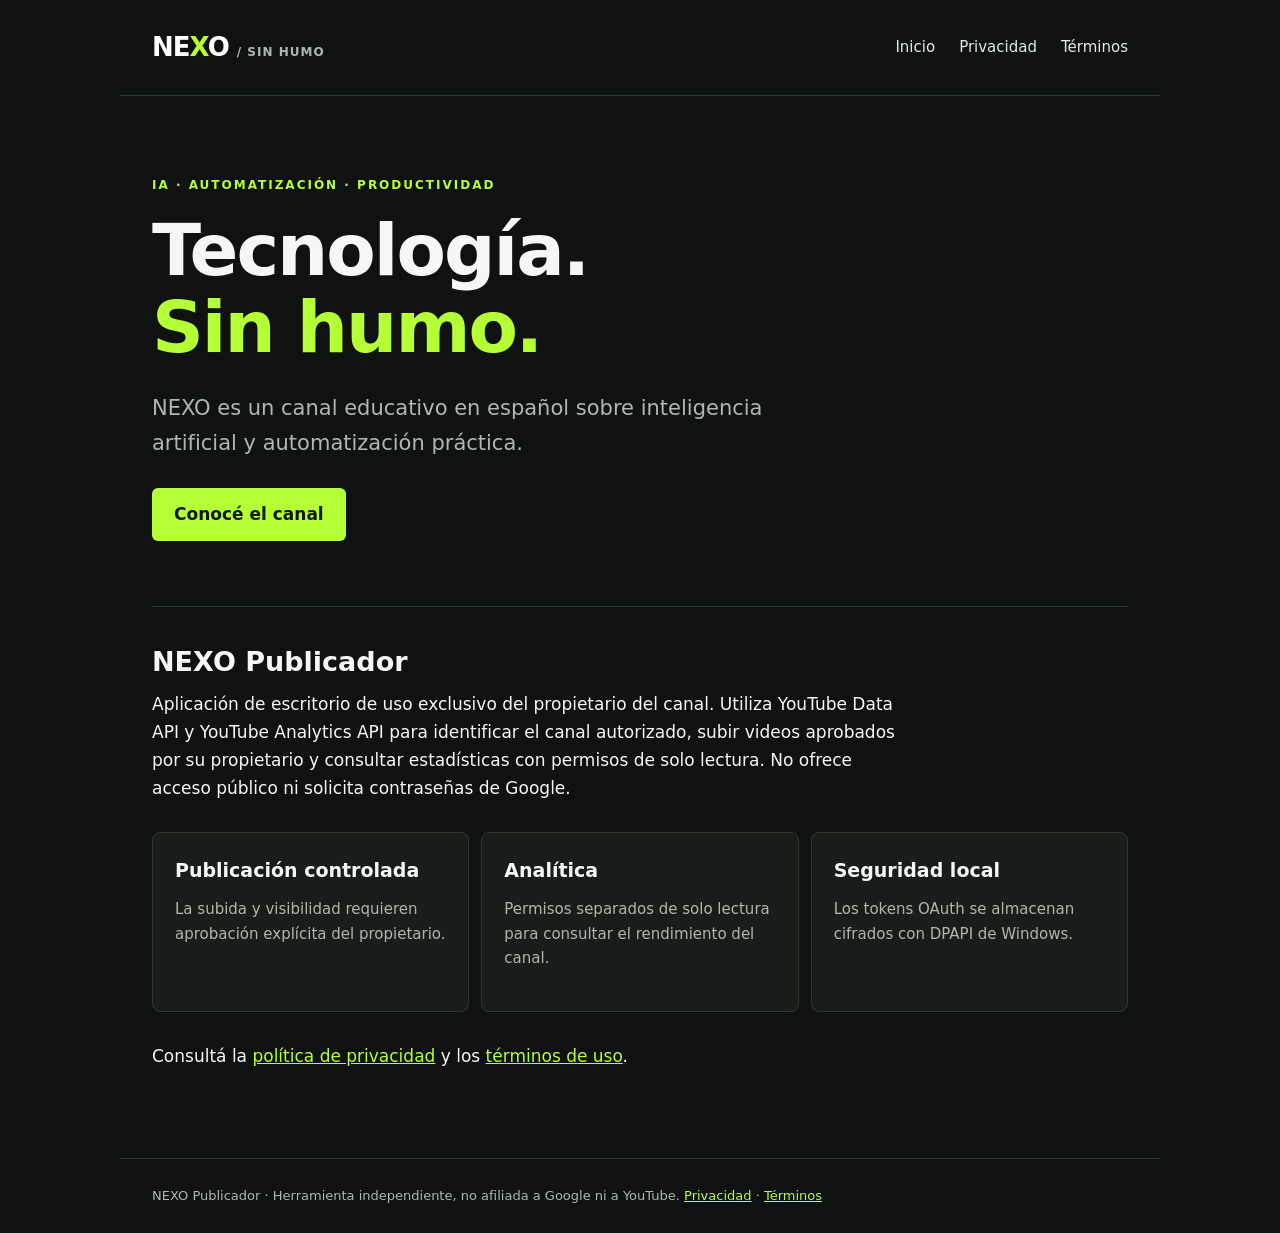
<file: index.html>
<!doctype html><html lang="es"><head><meta charset="utf-8"><meta name="viewport" content="width=device-width, initial-scale=1"><meta name="description" content="NEXO Publicador, herramienta local de gestión del canal NEXO — Sin Humo."><title>Inicio | NEXO</title><link rel="stylesheet" href="estilos.css"></head><body><header><a class="brand" href="index.html">NE<span>X</span>O <small> / SIN HUMO</small></a><nav><a href="index.html">Inicio</a><a href="privacidad.html">Privacidad</a><a href="terminos.html">Términos</a></nav></header><main><section class="hero"><div class="eyebrow">IA · AUTOMATIZACIÓN · PRODUCTIVIDAD</div><h1>Tecnología.<br><span>Sin humo.</span></h1><p>NEXO es un canal educativo en español sobre inteligencia artificial y automatización práctica.</p><a class="button" href="https://www.youtube.com/channel/UCQKTJFSBj54eU-bqfXFRsOw">Conocé el canal</a></section><section><h2>NEXO Publicador</h2><p>Aplicación de escritorio de uso exclusivo del propietario del canal. Utiliza YouTube Data API y YouTube Analytics API para identificar el canal autorizado, subir videos aprobados por su propietario y consultar estadísticas con permisos de solo lectura. No ofrece acceso público ni solicita contraseñas de Google.</p><div class="cards"><article><h3>Publicación controlada</h3><p>La subida y visibilidad requieren aprobación explícita del propietario.</p></article><article><h3>Analítica</h3><p>Permisos separados de solo lectura para consultar el rendimiento del canal.</p></article><article><h3>Seguridad local</h3><p>Los tokens OAuth se almacenan cifrados con DPAPI de Windows.</p></article></div><p>Consultá la <a href="privacidad.html">política de privacidad</a> y los <a href="terminos.html">términos de uso</a>.</p></section></main><footer>NEXO Publicador · Herramienta independiente, no afiliada a Google ni a YouTube. <a href="privacidad.html">Privacidad</a> · <a href="terminos.html">Términos</a></footer></body></html>
</file>
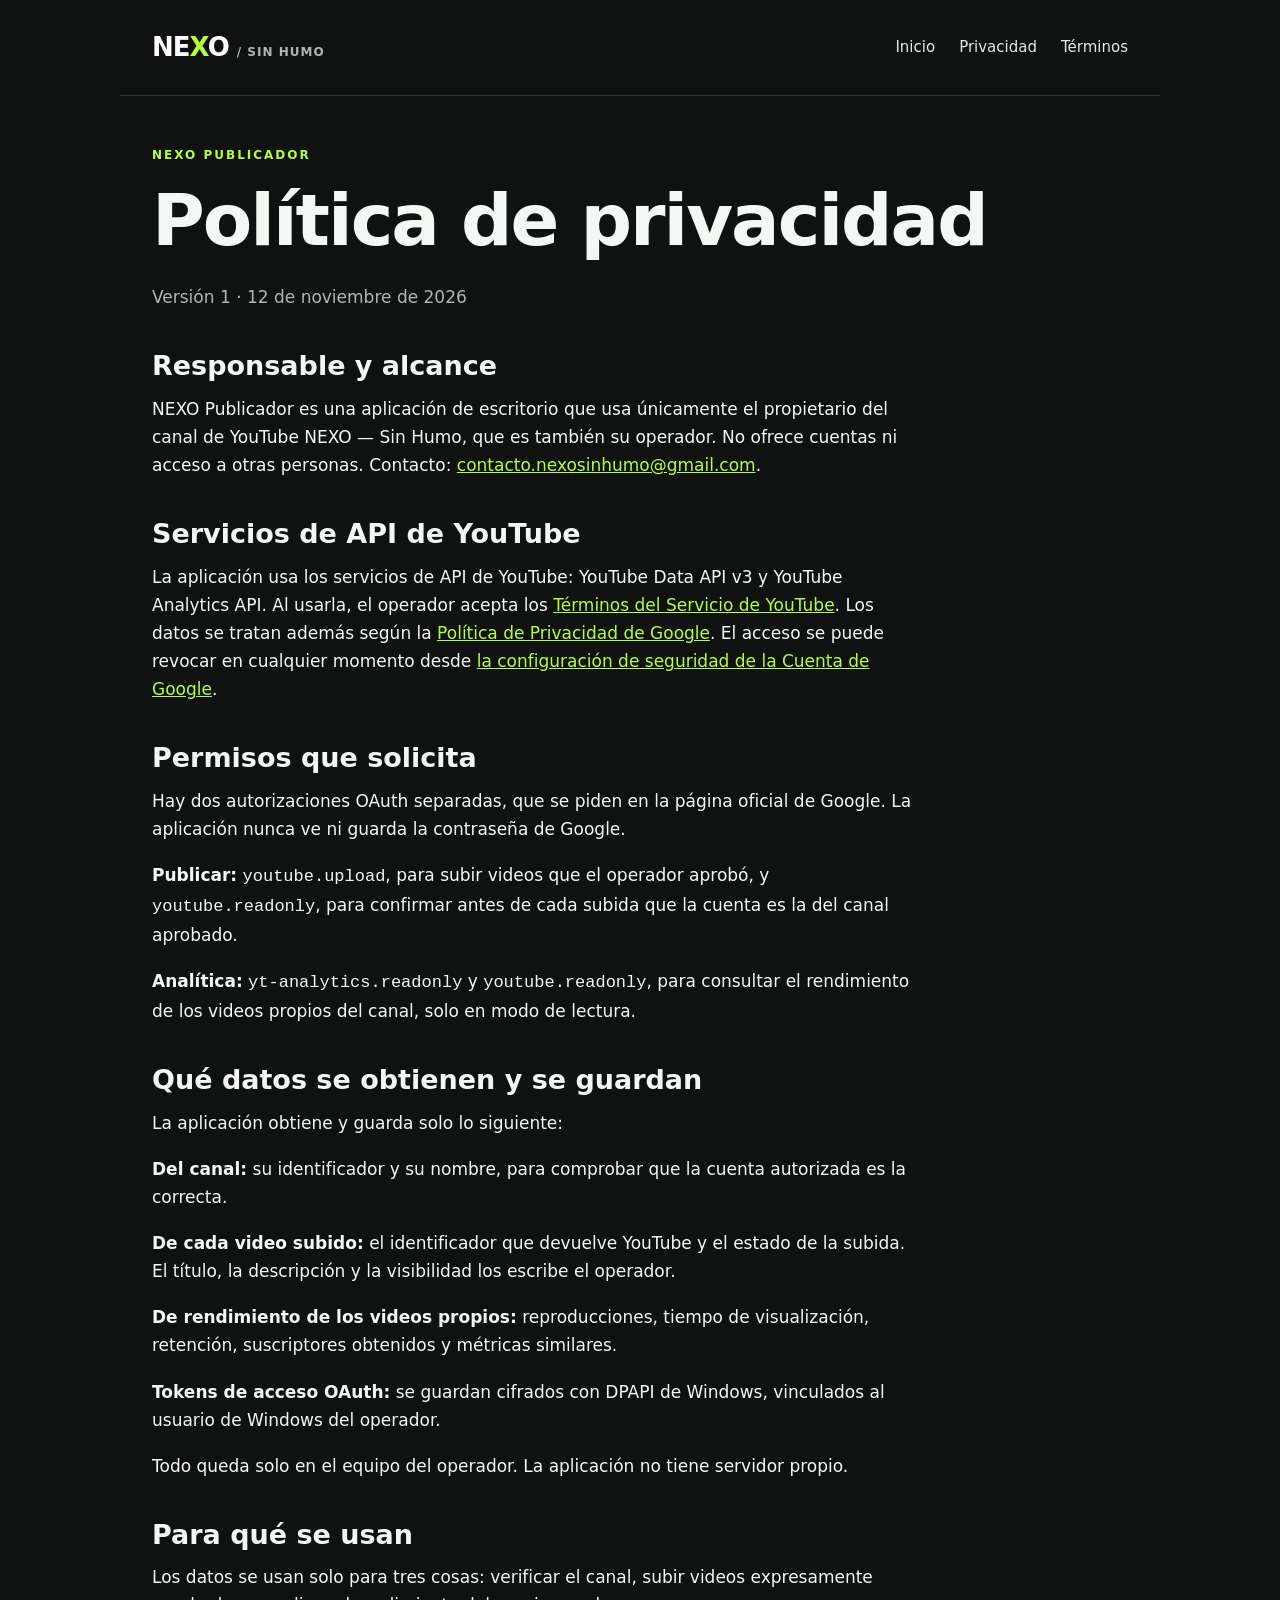
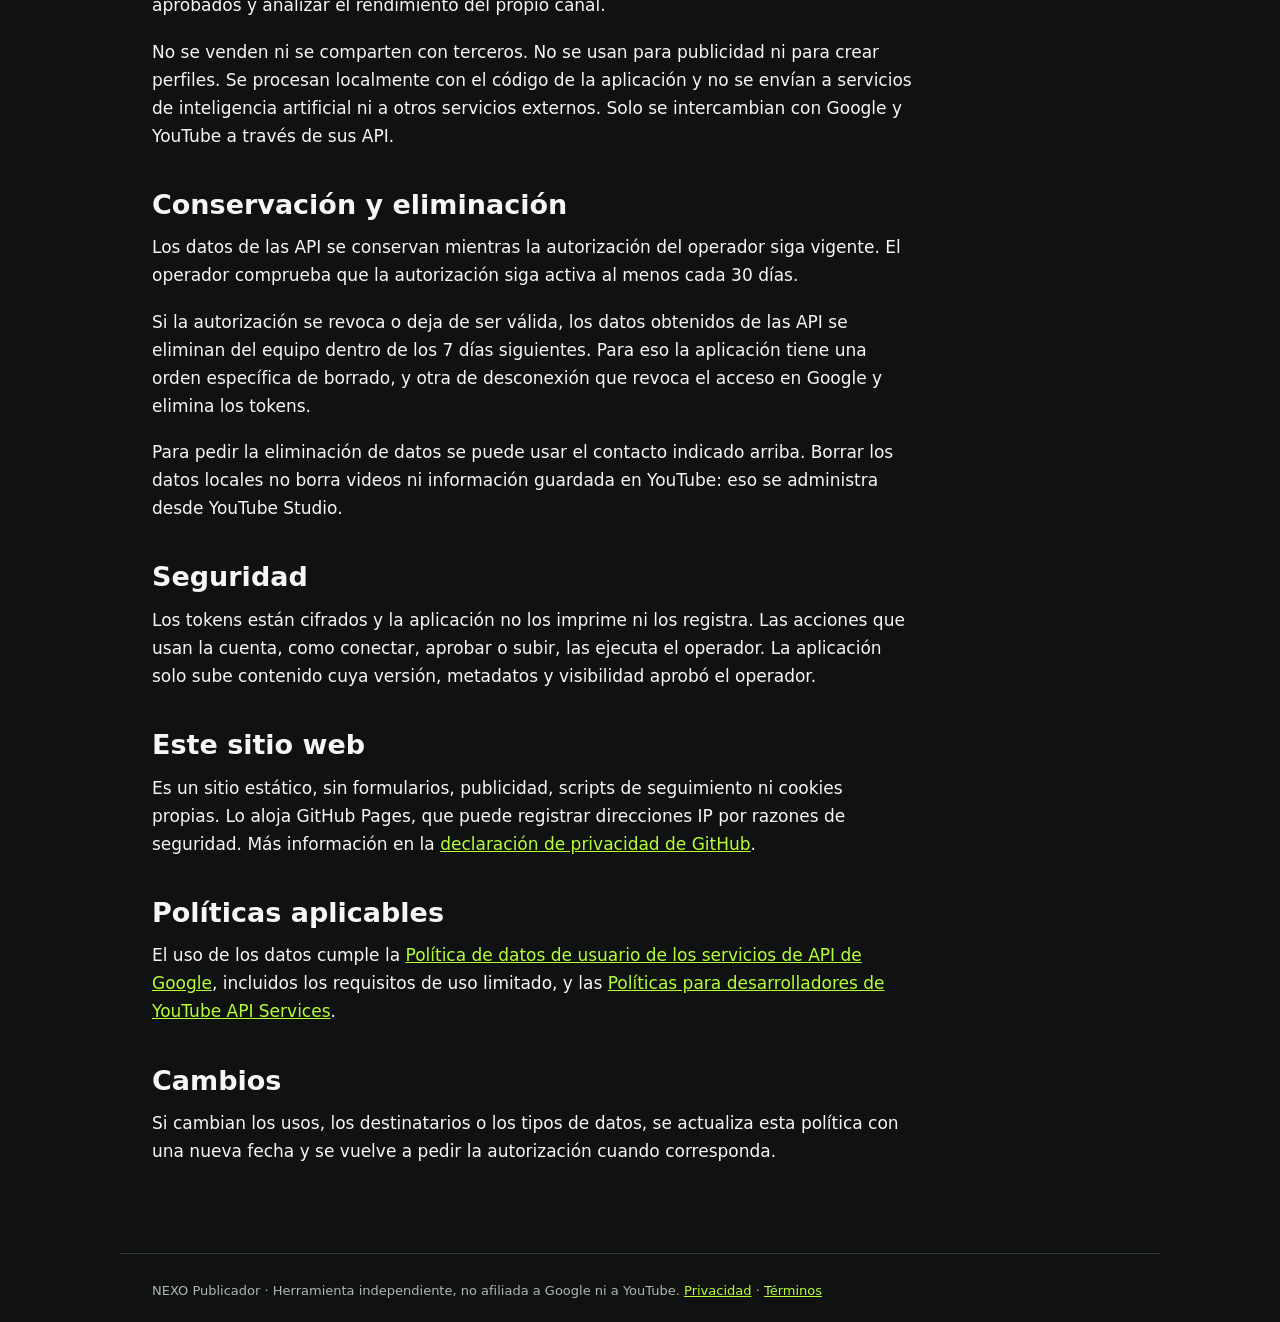
<file: privacidad.html>
<!doctype html><html lang="es"><head><meta charset="utf-8"><meta name="viewport" content="width=device-width, initial-scale=1"><meta name="description" content="Política de privacidad de NEXO Publicador, herramienta local de gestión del canal NEXO — Sin Humo."><title>Política de privacidad | NEXO</title><link rel="stylesheet" href="estilos.css"></head><body><header><a class="brand" href="index.html">NE<span>X</span>O <small> / SIN HUMO</small></a><nav><a href="index.html">Inicio</a><a href="privacidad.html">Privacidad</a><a href="terminos.html">Términos</a></nav></header><main><div class="eyebrow">NEXO PUBLICADOR</div><h1>Política de privacidad</h1><p class="muted">Versión 1 · 12 de noviembre de 2026</p>
<h2>Responsable y alcance</h2><p>NEXO Publicador es una aplicación de escritorio que usa únicamente el propietario del canal de YouTube NEXO — Sin Humo, que es también su operador. No ofrece cuentas ni acceso a otras personas. Contacto: <a href="mailto:contacto.nexosinhumo@gmail.com">contacto.nexosinhumo@gmail.com</a>.</p>
<h2>Servicios de API de YouTube</h2><p>La aplicación usa los servicios de API de YouTube: YouTube Data API v3 y YouTube Analytics API. Al usarla, el operador acepta los <a href="https://www.youtube.com/t/terms">Términos del Servicio de YouTube</a>. Los datos se tratan además según la <a href="https://policies.google.com/privacy">Política de Privacidad de Google</a>. El acceso se puede revocar en cualquier momento desde <a href="https://security.google.com/settings/security/permissions">la configuración de seguridad de la Cuenta de Google</a>.</p>
<h2>Permisos que solicita</h2><p>Hay dos autorizaciones OAuth separadas, que se piden en la página oficial de Google. La aplicación nunca ve ni guarda la contraseña de Google.</p><p><strong>Publicar:</strong> <code>youtube.upload</code>, para subir videos que el operador aprobó, y <code>youtube.readonly</code>, para confirmar antes de cada subida que la cuenta es la del canal aprobado.</p><p><strong>Analítica:</strong> <code>yt-analytics.readonly</code> y <code>youtube.readonly</code>, para consultar el rendimiento de los videos propios del canal, solo en modo de lectura.</p>
<h2>Qué datos se obtienen y se guardan</h2><p>La aplicación obtiene y guarda solo lo siguiente:</p><p><strong>Del canal:</strong> su identificador y su nombre, para comprobar que la cuenta autorizada es la correcta.</p><p><strong>De cada video subido:</strong> el identificador que devuelve YouTube y el estado de la subida. El título, la descripción y la visibilidad los escribe el operador.</p><p><strong>De rendimiento de los videos propios:</strong> reproducciones, tiempo de visualización, retención, suscriptores obtenidos y métricas similares.</p><p><strong>Tokens de acceso OAuth:</strong> se guardan cifrados con DPAPI de Windows, vinculados al usuario de Windows del operador.</p><p>Todo queda solo en el equipo del operador. La aplicación no tiene servidor propio.</p>
<h2>Para qué se usan</h2><p>Los datos se usan solo para tres cosas: verificar el canal, subir videos expresamente aprobados y analizar el rendimiento del propio canal.</p><p>No se venden ni se comparten con terceros. No se usan para publicidad ni para crear perfiles. Se procesan localmente con el código de la aplicación y no se envían a servicios de inteligencia artificial ni a otros servicios externos. Solo se intercambian con Google y YouTube a través de sus API.</p>
<h2>Conservación y eliminación</h2><p>Los datos de las API se conservan mientras la autorización del operador siga vigente. El operador comprueba que la autorización siga activa al menos cada 30 días.</p><p>Si la autorización se revoca o deja de ser válida, los datos obtenidos de las API se eliminan del equipo dentro de los 7 días siguientes. Para eso la aplicación tiene una orden específica de borrado, y otra de desconexión que revoca el acceso en Google y elimina los tokens.</p><p>Para pedir la eliminación de datos se puede usar el contacto indicado arriba. Borrar los datos locales no borra videos ni información guardada en YouTube: eso se administra desde YouTube Studio.</p>
<h2>Seguridad</h2><p>Los tokens están cifrados y la aplicación no los imprime ni los registra. Las acciones que usan la cuenta, como conectar, aprobar o subir, las ejecuta el operador. La aplicación solo sube contenido cuya versión, metadatos y visibilidad aprobó el operador.</p>
<h2>Este sitio web</h2><p>Es un sitio estático, sin formularios, publicidad, scripts de seguimiento ni cookies propias. Lo aloja GitHub Pages, que puede registrar direcciones IP por razones de seguridad. Más información en la <a href="https://docs.github.com/en/site-policy/privacy-policies/github-general-privacy-statement">declaración de privacidad de GitHub</a>.</p>
<h2>Políticas aplicables</h2><p>El uso de los datos cumple la <a href="https://developers.google.com/terms/api-services-user-data-policy">Política de datos de usuario de los servicios de API de Google</a>, incluidos los requisitos de uso limitado, y las <a href="https://developers.google.com/youtube/terms/developer-policies">Políticas para desarrolladores de YouTube API Services</a>.</p>
<h2>Cambios</h2><p>Si cambian los usos, los destinatarios o los tipos de datos, se actualiza esta política con una nueva fecha y se vuelve a pedir la autorización cuando corresponda.</p></main><footer>NEXO Publicador · Herramienta independiente, no afiliada a Google ni a YouTube. <a href="privacidad.html">Privacidad</a> · <a href="terminos.html">Términos</a></footer></body></html>
</file>
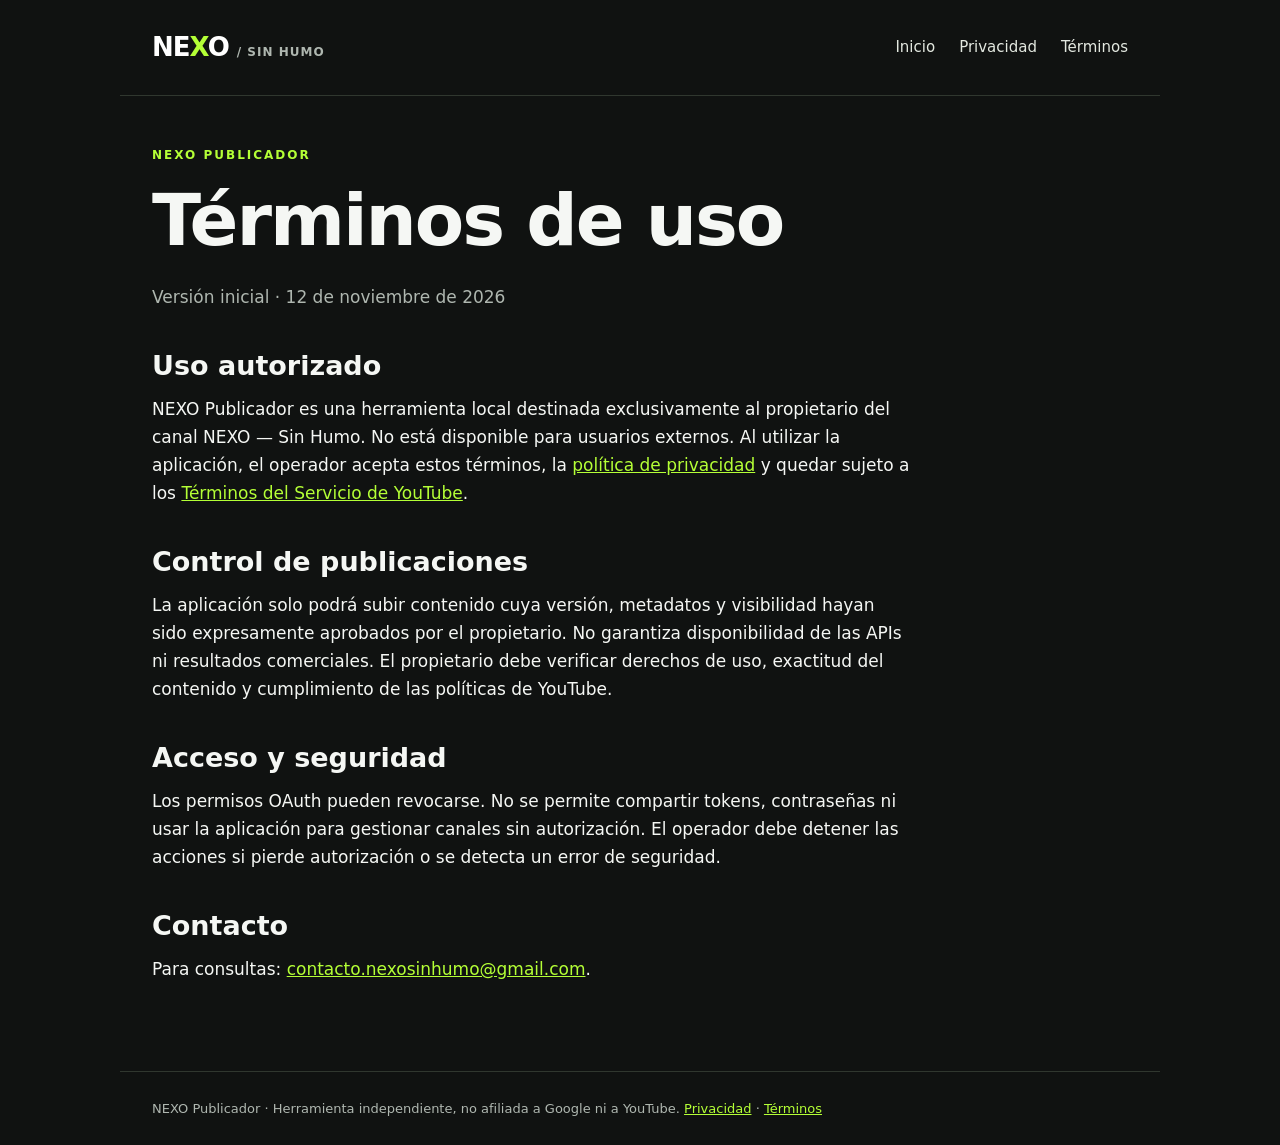
<file: terminos.html>
<!doctype html><html lang="es"><head><meta charset="utf-8"><meta name="viewport" content="width=device-width, initial-scale=1"><meta name="description" content="NEXO Publicador, herramienta local de gestión del canal NEXO — Sin Humo."><title>Términos de uso | NEXO</title><link rel="stylesheet" href="estilos.css"></head><body><header><a class="brand" href="index.html">NE<span>X</span>O <small> / SIN HUMO</small></a><nav><a href="index.html">Inicio</a><a href="privacidad.html">Privacidad</a><a href="terminos.html">Términos</a></nav></header><main><div class="eyebrow">NEXO PUBLICADOR</div><h1>Términos de uso</h1><p class="muted">Versión inicial · 12 de noviembre de 2026</p><h2>Uso autorizado</h2><p>NEXO Publicador es una herramienta local destinada exclusivamente al propietario del canal NEXO — Sin Humo. No está disponible para usuarios externos. Al utilizar la aplicación, el operador acepta estos términos, la <a href="privacidad.html">política de privacidad</a> y quedar sujeto a los <a href="https://www.youtube.com/t/terms">Términos del Servicio de YouTube</a>.</p><h2>Control de publicaciones</h2><p>La aplicación solo podrá subir contenido cuya versión, metadatos y visibilidad hayan sido expresamente aprobados por el propietario. No garantiza disponibilidad de las APIs ni resultados comerciales. El propietario debe verificar derechos de uso, exactitud del contenido y cumplimiento de las políticas de YouTube.</p><h2>Acceso y seguridad</h2><p>Los permisos OAuth pueden revocarse. No se permite compartir tokens, contraseñas ni usar la aplicación para gestionar canales sin autorización. El operador debe detener las acciones si pierde autorización o se detecta un error de seguridad.</p><h2>Contacto</h2><p>Para consultas: <a href="mailto:contacto.nexosinhumo@gmail.com">contacto.nexosinhumo@gmail.com</a>.</p></main><footer>NEXO Publicador · Herramienta independiente, no afiliada a Google ni a YouTube. <a href="privacidad.html">Privacidad</a> · <a href="terminos.html">Términos</a></footer></body></html>
</file>
<file: estilos.css>
*{box-sizing:border-box} :root{color-scheme:dark;--bg:#101211;--surface:#191d1a;--lime:#b4ff36;--muted:#afb7b0;--line:#30372f} body{margin:0;background:var(--bg);color:#f5f7f4;font:17px/1.65 system-ui,sans-serif} header,main,footer{max-width:1040px;margin:auto;padding:26px 32px} header{display:flex;align-items:center;justify-content:space-between;gap:20px;flex-wrap:wrap;border-bottom:1px solid var(--line)} .brand{font-size:26px;font-weight:850;letter-spacing:-1px;text-decoration:none;color:white}.brand small{font-size:12px;color:var(--muted);letter-spacing:1px}span,a{color:var(--lime)}nav{display:flex;gap:24px;flex-wrap:wrap}nav a{color:#e3e8e0;text-decoration:none;font-size:15px}a:hover{text-decoration:underline}main{padding-top:50px;padding-bottom:70px}h1{font-size:clamp(36px,6vw,72px);line-height:1.08;letter-spacing:-2px;margin:16px 0 24px}h2{font-size:27px;line-height:1.25;margin:38px 0 12px}h3{font-size:19px;margin:0 0 10px}p{max-width:760px;margin:0 0 18px} .eyebrow{font-size:12px;font-weight:700;letter-spacing:2px;color:var(--lime)}.hero{padding:30px 0 65px;border-bottom:1px solid var(--line)}.hero p{font-size:21px;color:var(--muted);max-width:620px}.button{display:inline-block;background:var(--lime);color:#131811;font-weight:750;text-decoration:none;padding:12px 22px;border-radius:6px;margin-top:10px}.cards{display:grid;grid-template-columns:repeat(3,1fr);gap:12px;margin:30px 0}.cards article{padding:22px;background:var(--surface);border:1px solid var(--line);border-radius:8px}.cards p{font-size:15px;color:var(--muted)}.muted,footer{color:var(--muted)}footer{border-top:1px solid var(--line);font-size:13px}a:focus-visible{outline:2px solid var(--lime);outline-offset:4px}@media(max-width:640px){header,main,footer{padding-left:20px;padding-right:20px}.cards{grid-template-columns:1fr}nav{gap:15px}}
</file>
